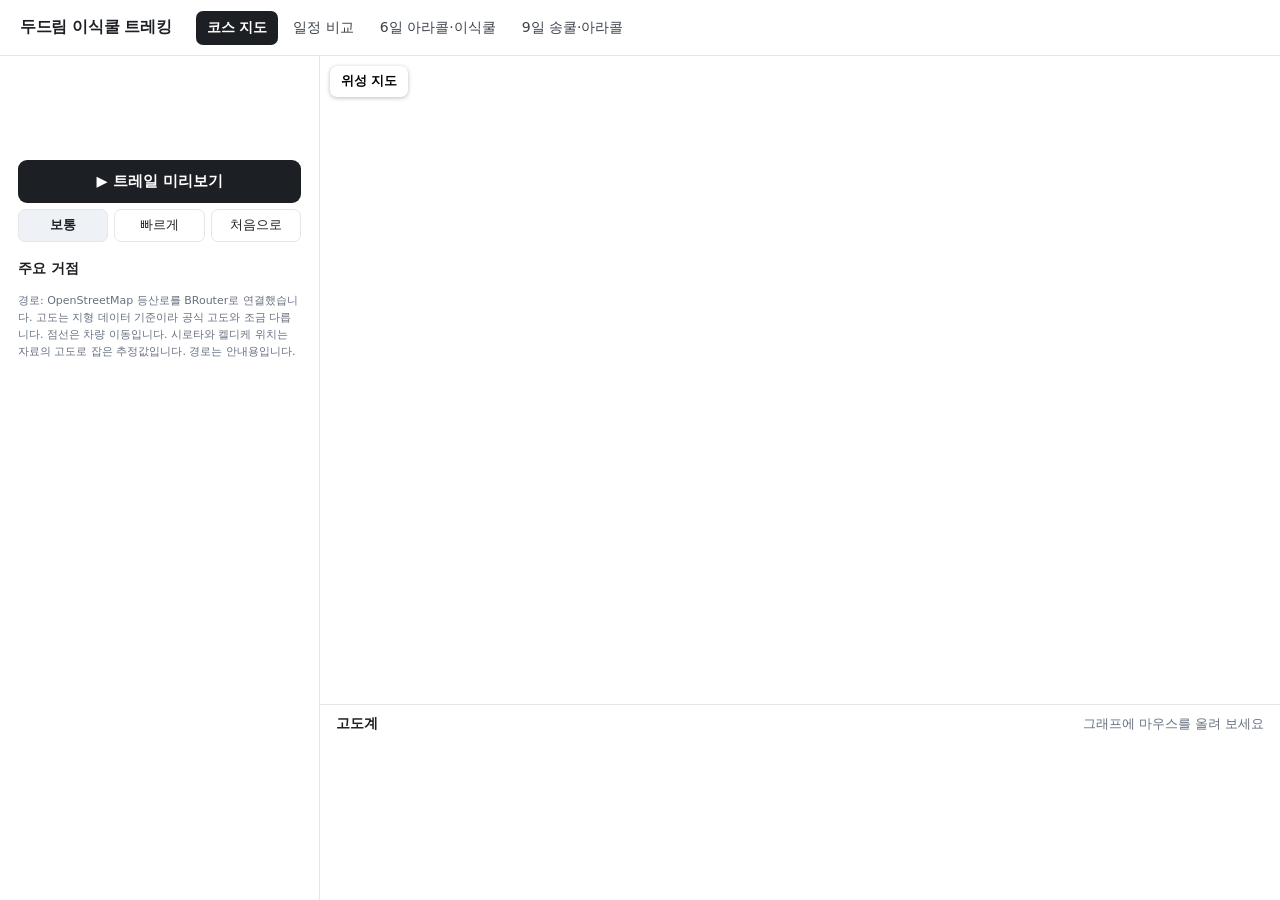
<file: index.html>
<!doctype html>
<html lang="ko">
<head>
<meta charset="utf-8">
<meta name="viewport" content="width=device-width, initial-scale=1">
<title>코스 지도 | 이식쿨 트레킹</title>
<link href="https://api.mapbox.com/mapbox-gl-js/v3.8.0/mapbox-gl.css" rel="stylesheet">
<script src="https://api.mapbox.com/mapbox-gl-js/v3.8.0/mapbox-gl.js"></script>
<link href="site.css?v=1" rel="stylesheet">
<style>
html,body{height:100%}
#app{display:grid;grid-template-columns:320px 1fr;grid-template-rows:1fr 196px;height:calc(100vh - var(--hdr));height:calc(100dvh - var(--hdr))}
#side{grid-row:1/3;border-right:1px solid var(--line);overflow:auto;padding:18px;background:#fff}
#mapbox{position:relative;min-height:0}
#map{position:absolute;inset:0}
#prof{border-top:1px solid var(--line);padding:10px 16px 8px;background:#fff;min-width:0;display:flex;flex-direction:column}
.tabs{display:grid;grid-template-columns:repeat(3,1fr);gap:6px;margin-bottom:14px}
.tabs button{appearance:none;border:1px solid var(--line);background:#fff;border-radius:8px;padding:10px 4px;font:inherit;font-weight:700;font-size:13px;cursor:pointer;color:var(--ink)}
.tabs button[aria-pressed=true]{color:#fff;border-color:transparent}
.tabs button[data-c=w][aria-pressed=true]{background:var(--w)}
.tabs button[data-c=fitz][aria-pressed=true]{background:var(--fitz)}
.tabs button[data-c=inca][aria-pressed=true]{background:var(--inca)}
.csub{font-size:13px;color:var(--sub);margin:0 0 12px;line-height:1.5}
.stats{display:grid;grid-template-columns:1fr 1fr;gap:8px;margin-bottom:8px}
.stat{background:#f5f6f8;border-radius:8px;padding:9px 11px}
.stat span{display:block;font-size:11.5px;color:var(--sub)}
.stat b{font-size:18px;letter-spacing:-.3px}
.cnote{font-size:12px;color:var(--sub);line-height:1.5;margin:0 0 14px}
#play{width:100%;appearance:none;border:0;border-radius:9px;background:var(--ink);color:#fff;font:inherit;font-weight:700;font-size:14.5px;padding:12px;cursor:pointer}
.ctl{display:flex;gap:6px;margin-top:6px}
.ctl button{flex:1;appearance:none;border:1px solid var(--line);background:#fff;border-radius:7px;padding:7px;font:inherit;font-size:12.5px;cursor:pointer;color:var(--ink)}
.ctl button[aria-pressed=true]{background:#eef1f5;font-weight:700}
#side h2{font-size:13.5px;margin:18px 0 6px}
#plist{list-style:none;margin:0;padding:0}
#plist button{all:unset;box-sizing:border-box;display:flex;align-items:center;gap:9px;width:100%;padding:7px 4px;border-bottom:1px solid #f0f1f3;font-size:13.5px;cursor:pointer}
#plist button:hover,#plist button:focus-visible{background:#f5f6f8}
#plist small{margin-left:auto;color:var(--sub);font-size:12px;white-space:nowrap}
.pin{width:12px;height:12px;border-radius:50%;border:2px solid #fff;box-shadow:0 0 0 1.5px #0005;flex:none}
.k-city{background:#1c1f23}.k-stay{background:#2a9d62}.k-pass{background:#c8102e}.k-lake{background:#1aa3c7}.k-peak{background:#5b3fb0}
.src{font-size:11px;color:var(--sub);line-height:1.55;margin-top:14px}
.ptop{display:flex;align-items:baseline;gap:10px;margin-bottom:2px}
.ptop b{font-size:13.5px}
#readout{font-size:12.5px;color:var(--sub);margin-left:auto;font-variant-numeric:tabular-nums}
#chart{flex:1;min-height:0;width:100%;display:block;cursor:crosshair;touch-action:none}
.mk{display:flex;flex-direction:column;align-items:center;cursor:pointer}
.mk .pin{width:15px;height:15px}
.mk .lb{margin-top:2px;background:#fffffff0;border-radius:4px;padding:1px 5px;font-size:12px;font-weight:700;white-space:nowrap;box-shadow:0 1px 2px #0003}
.mk.dim{opacity:.55}
#map.far .mk.sub .lb{display:none}
#map.playing .mk{visibility:hidden}
#cursor{position:absolute;left:0;top:0;width:18px;height:18px;margin:-9px 0 0 -9px;border-radius:50%;background:#ffd21f;border:3px solid #1c1f23;box-shadow:0 0 0 2px #fff;pointer-events:none;z-index:2;display:none;will-change:transform}
#layer{position:absolute;top:10px;left:10px;z-index:2;background:#fff;border:0;border-radius:7px;padding:7px 11px;font:inherit;font-size:12.5px;font-weight:700;box-shadow:0 1px 4px #0004;cursor:pointer}
.mapboxgl-popup-content{font-family:inherit;padding:10px 12px;max-width:240px;font-size:13px;line-height:1.5}
.mapboxgl-popup-content b{display:block;font-size:14px}
#err{display:none;position:absolute;inset:0;z-index:3;align-items:center;justify-content:center;background:#fff;padding:24px;text-align:center;color:var(--sub)}
@media (max-width:820px){
 #app{display:flex;flex-direction:column;height:auto}
 #mapbox{height:56vh;order:1}#prof{height:180px;order:2;flex:none}#side{order:3;border:0;grid-row:auto}
}
</style>
</head>
<body>
<header class="hdr"><a class="logo" href="index.html">두드림 이식쿨 트레킹</a><nav aria-label="주 메뉴"><a href="index.html" aria-current="page">코스 지도</a><a href="compare.html">일정 비교</a><a href="trip-6.html">6일 아라콜·이식쿨</a><a href="trip-9.html">9일 송쿨·아라콜</a></nav></header>
<div id="app">
 <aside id="side">
  <div class="tabs" role="group" aria-label="코스 선택">
   <button data-c="alakul" aria-pressed="true">아라콜 트레킹</button>
  </div>
  <p class="csub" id="csub"></p>
  <div class="stats" id="stats"></div>
  <p class="cnote" id="cnote"></p>
  <button id="play">▶ 트레일 미리보기</button>
  <div class="ctl">
   <button data-s="1" aria-pressed="true">보통</button>
   <button data-s="2" aria-pressed="false">빠르게</button>
   <button id="stop">처음으로</button>
  </div>
  <h2>주요 거점</h2>
  <ul id="plist"></ul>
  <p class="src">경로: OpenStreetMap 등산로를 BRouter로 연결했습니다. 고도는 지형 데이터 기준이라 공식 고도와 조금 다릅니다. 점선은 차량 이동입니다. 시로타와 켈디케 위치는 자료의 고도로 잡은 추정값입니다. 경로는 안내용입니다.</p>
 </aside>
 <div id="mapbox"><div id="map"></div><div id="cursor"></div><button id="layer">위성 지도</button><div id="err"></div></div>
 <section id="prof" aria-label="고도계">
  <div class="ptop"><b>고도계</b><span id="readout">그래프에 마우스를 올려 보세요</span></div>
  <svg id="chart" role="img" aria-label="코스 고도 그래프"></svg>
 </section>
</div>
<script src="config.js"></script>
<script src="data.js"></script>
<script>
const T=window.TREK, COLORS={alakul:'#d9601a'}, EX=1.3;
const $=s=>document.querySelector(s), $$=s=>[...document.querySelectorAll(s)];
let cur='alakul', speed=1, prog=0, playing=false, last=0, satellite=false, cursorKm=null, intro=null;
const STYLES={o:'mapbox://styles/mapbox/outdoors-v12',s:'mapbox://styles/mapbox/satellite-streets-v12'};
const bounds=pts=>pts.reduce((b,p)=>b.extend(p),new mapboxgl.LngLatBounds(pts[0],pts[0]));

mapboxgl.accessToken=window.MAPBOX_TOKEN||'';
const map=new mapboxgl.Map({container:'map',style:STYLES.o,bounds:bounds(T.pois.map(p=>[p.lng,p.lat])),fitBoundsOptions:{padding:50},pitch:45,antialias:true});
map.addControl(new mapboxgl.NavigationControl({visualizePitch:true}),'top-right');
map.addControl(new mapboxgl.ScaleControl({unit:'metric'}),'bottom-left');
map.on('error',e=>{const m=String(e.error&&e.error.message||'');if(/401|403|Forbidden|Unauthorized|access token/i.test(m)){const x=$('#err');x.style.display='flex';x.textContent='지도를 불러오지 못했습니다. 맵박스 토큰의 허용 주소를 확인해 주세요.';}});

function addLayers(){
 if(!map.getSource('dem')) map.addSource('dem',{type:'raster-dem',url:'mapbox://mapbox.mapbox-terrain-dem-v1',tileSize:512,maxzoom:14});
 map.setTerrain({source:'dem',exaggeration:EX});
 map.setFog({range:[1,12],color:'#f5f7fa','horizon-blend':.08});
 map.addSource('jeep',{type:'geojson',data:{type:'FeatureCollection',features:T.jeep.map(c=>({type:'Feature',geometry:{type:'LineString',coordinates:c}}))}});
 map.addLayer({id:'jeep',type:'line',source:'jeep',layout:{'line-cap':'round'},paint:{'line-color':'#59616c','line-width':2.5,'line-dasharray':[1.5,1.8]}});
 for(const [k,c] of Object.entries(T.courses)){
  map.addSource('t-'+k,{type:'geojson',data:{type:'Feature',geometry:{type:'LineString',coordinates:c.track.map(p=>[p[0],p[1]])}}});
  map.addLayer({id:'h-'+k,type:'line',source:'t-'+k,layout:{'line-cap':'round','line-join':'round'},paint:{'line-color':'#fff','line-width':8,'line-opacity':.9}});
  map.addLayer({id:'l-'+k,type:'line',source:'t-'+k,layout:{'line-cap':'round','line-join':'round'},paint:{'line-color':COLORS[k],'line-width':4.5}});
 }
 // 미리보기 중에는 화면 요소(DOM) 대신 지도 안에 그린 거점을 써서 떨리지 않게 한다
 map.addSource('poi',{type:'geojson',data:{type:'FeatureCollection',features:T.pois.map(p=>({type:'Feature',properties:{name:p.name},geometry:{type:'Point',coordinates:[p.lng,p.lat]}}))}});
 map.addLayer({id:'poi-c',type:'circle',source:'poi',layout:{visibility:'none'},paint:{'circle-radius':6,'circle-color':'#fff','circle-stroke-color':'#1c1f23','circle-stroke-width':2.5,'circle-pitch-alignment':'map'}});
 map.addLayer({id:'poi-t',type:'symbol',source:'poi',layout:{visibility:'none','text-field':['get','name'],'text-size':13,'text-offset':[0,1.1],'text-anchor':'top','text-font':['DIN Pro Medium','Arial Unicode MS Regular']},paint:{'text-color':'#1c1f23','text-halo-color':'#fff','text-halo-width':1.6}});
 paintActive();setPoiLayers();
}
map.on('style.load',addLayers);
function setPoiLayers(){for(const l of ['poi-c','poi-t'])if(map.getLayer(l))map.setLayoutProperty(l,'visibility',playing?'visible':'none');$('#map').classList.toggle('playing',playing);}
function paintActive(){
 for(const k of Object.keys(T.courses)) if(map.getLayer('l-'+k)){
  map.setPaintProperty('l-'+k,'line-opacity',k===cur?1:.55);
  map.setPaintProperty('l-'+k,'line-width',k===cur?5:3.5);
 }
}
// 마커
const POIM={};
for(const p of T.pois){
 const el=document.createElement('div');el.className='mk'+(p.sub?' sub':'');
 el.innerHTML=`<span class="pin k-${p.kind}"></span><span class="lb">${p.name}</span>`;
 const pop=new mapboxgl.Popup({offset:18,closeButton:false}).setHTML(`<b>${p.name}</b>${p.ele?`해발 약 ${p.ele.toLocaleString('ko-KR')}m<br>`:''}${p.text}`);
 const m=new mapboxgl.Marker({element:el,anchor:'top'}).setLngLat([p.lng,p.lat]).setPopup(pop).addTo(map);
 const li=document.createElement('li');POIM[p.id]={p,m,el,li};
 li.innerHTML=`<button><span class="pin k-${p.kind}"></span>${p.name}<small>${p.ele?p.ele.toLocaleString('ko-KR')+'m':''}</small></button>`;
 li.firstChild.onclick=()=>{stopPlay();map.flyTo({center:[p.lng,p.lat],zoom:p.kind==='city'?10:13,pitch:50,duration:1400});m.togglePopup();};
 $('#plist').append(li);
}
const zoomLabels=()=>$('#map').classList.toggle('far',map.getZoom()<10.6);map.on('zoom',zoomLabels);zoomLabels();

// 코스 계산
const track=()=>T.courses[cur].track, total=()=>{const t=track();return t[t.length-1][3]};
function at(km){
 const t=track();km=Math.max(0,Math.min(km,total()));
 let lo=0,hi=t.length-1;
 while(hi-lo>1){const m=(lo+hi)>>1;if(t[m][3]<=km)lo=m;else hi=m;}
 const a=t[lo],b=t[hi],f=b[3]>a[3]?(km-a[3])/(b[3]-a[3]):0;
 return [a[0]+(b[0]-a[0])*f,a[1]+(b[1]-a[1])*f,a[2]+(b[2]-a[2])*f];
}
const fmt=n=>Math.round(n).toLocaleString('ko-KR');
function placeCursor(){
 const c=$('#cursor');if(cursorKm==null){c.style.display='none';return;}
 const p=at(cursorKm),q=map.project([p[0],p[1]]);c.style.display='block';
 c.style.transform=`translate3d(${q.x.toFixed(2)}px,${q.y.toFixed(2)}px,0)`;
}
map.on('render',placeCursor);
function showCursor(km){
 cursorKm=km;const p=at(km);placeCursor();
 $('#readout').textContent=`${km.toFixed(1)} km · 해발 ${fmt(p[2])} m`;
 drawCursor(km);
}
// 고도계
const NS='http://www.w3.org/2000/svg';const svg=$('#chart');let X,Y,CW,CH;const PAD={l:44,r:12,t:18,b:18};
function node(n,a,t){const e=document.createElementNS(NS,n);for(const k in a)e.setAttribute(k,a[k]);if(t!=null)e.textContent=t;svg.append(e);return e;}
function drawChart(){
 const r=svg.getBoundingClientRect();CW=r.width;CH=r.height;if(!CW||!CH)return;
 svg.setAttribute('viewBox',`0 0 ${CW} ${CH}`);svg.replaceChildren();
 const c=T.courses[cur],t=c.track,max=total();
 const lo=Math.floor(c.stats.min/500)*500,hi=Math.ceil((c.stats.max+60)/500)*500;
 X=k=>PAD.l+k/max*(CW-PAD.l-PAD.r);Y=e=>PAD.t+(hi-e)/(hi-lo)*(CH-PAD.t-PAD.b);
 for(let e=lo;e<=hi;e+=500){node('line',{x1:PAD.l,x2:CW-PAD.r,y1:Y(e),y2:Y(e),stroke:'#e9ebee'});node('text',{x:PAD.l-6,y:Y(e)+4,'text-anchor':'end','font-size':11,fill:'#667080'},fmt(e));}
 const step=max>40?10:max>12?5:2;for(let k=0;k<=max;k+=step)node('text',{x:X(k),y:CH-4,'text-anchor':'middle','font-size':11,fill:'#667080'},k+' km');
 const d='M'+t.map(p=>`${X(p[3]).toFixed(1)} ${Y(p[2]).toFixed(1)}`).join('L');
 node('path',{d:`${d}L${X(max)} ${CH-PAD.b}L${X(0)} ${CH-PAD.b}Z`,fill:COLORS[cur],'fill-opacity':.16});
 node('path',{d,fill:'none',stroke:COLORS[cur],'stroke-width':2});
 for(const q of c.cuts){const p=at(q.km),x=X(q.km),anc=q.km<max*.08?'start':q.km>max*.92?'end':'middle';
  node('line',{x1:x,x2:x,y1:Y(p[2]),y2:CH-PAD.b,stroke:'#59616c','stroke-dasharray':'2 3'});
  node('circle',{cx:x,cy:Y(p[2]),r:3.5,fill:'#fff',stroke:'#1c1f23','stroke-width':1.5});
  node('text',{x,y:Math.max(11,Y(p[2])-7),'text-anchor':anc,'font-size':11.5,'font-weight':700,fill:'#1c1f23'},q.name);}
 node('line',{id:'cl',x1:0,x2:0,y1:PAD.t,y2:CH-PAD.b,stroke:'#1c1f23',visibility:'hidden'});
 node('circle',{id:'cd',r:5,fill:'#ffd21f',stroke:'#1c1f23','stroke-width':2,visibility:'hidden'});
}
function drawCursor(km){const l=$('#cl'),d=$('#cd');if(!l)return;const p=at(km),x=X(km);
 l.setAttribute('x1',x);l.setAttribute('x2',x);l.setAttribute('visibility','visible');d.setAttribute('cx',x);d.setAttribute('cy',Y(p[2]));d.setAttribute('visibility','visible');}
function kmFrom(ev){const r=svg.getBoundingClientRect();return Math.max(0,Math.min(total(),(ev.clientX-r.left-PAD.l)/(CW-PAD.l-PAD.r)*total()));}
svg.addEventListener('pointermove',e=>{if(playing)return;showCursor(kmFrom(e));});
svg.addEventListener('pointerdown',e=>{const k=kmFrom(e);prog=k/total();showCursor(k);if(!playing){const p=at(k);map.easeTo({center:[p[0],p[1]],duration:500});}});
new ResizeObserver(()=>{drawChart();if(cursorKm!=null)drawCursor(cursorKm);}).observe(svg);

// 코스 선택
function selectCourse(k,fly=true){
 stopPlay();cur=k;prog=0;cursorKm=null;path=null;const c=T.courses[k];
 $$('.tabs button').forEach(b=>b.setAttribute('aria-pressed',b.dataset.c===k));
 $('#csub').textContent=c.sub;$('#cnote').textContent=c.note;
 const s=c.stats;$('#stats').innerHTML=[['걷는 거리',s.km+' km'],['최고 고도',fmt(s.max)+' m'],['오르막',fmt(s.up)+' m'],['내리막',fmt(s.dn)+' m']].map(([a,b])=>`<div class="stat"><span>${a}</span><b>${b}</b></div>`).join('');
 for(const {p,el,li} of Object.values(POIM)){el.classList.toggle('dim',!!p.course&&p.course!==k);li.hidden=p.course?p.course!==k:k==='inca';}
 $('#readout').textContent='그래프에 마우스를 올려 보세요';
 placeCursor();drawChart();paintActive();
 if(fly)fitCourse();
}
function fitCourse(){map.fitBounds(bounds(track().map(p=>[p[0],p[1]])),{padding:{top:70,bottom:60,left:60,right:60},pitch:50,bearing:0,duration:1500});}
$$('.tabs button').forEach(b=>b.onclick=()=>selectCourse(b.dataset.c));

// 트레일 미리보기: 카메라 경로를 먼저 다 계산해 두고 거리로 읽는다
const STEP=.05, PITCH=62, ABOVE=1500, BACK=2.6, secPerKm=()=>total()>40?1.6:3.2;
let path=null;
const RAD=Math.PI/180, smoothArr=(a,w)=>{const o=new Array(a.length),n=a.length;let s=0;const pre=[0];for(const v of a){s+=v;pre.push(s);}for(let i=0;i<n;i++){const l=Math.max(0,i-w),r=Math.min(n,i+w+1);o[i]=(pre[r]-pre[l])/(r-l);}return o;};
function buildPath(){
 const n=Math.ceil(total()/STEP)+1,km=[...Array(n)].map((_,i)=>Math.min(i*STEP,total()));
 const pts=km.map(at),kx=Math.cos(pts[0][1]*RAD);
 const gx=[],gy=[];for(let i=0;i<n;i++){const a=pts[Math.max(0,i-1)],b=pts[Math.min(n-1,i+1)];const dx=(b[0]-a[0])*kx,dy=b[1]-a[1],l=Math.hypot(dx,dy)||1;gx.push(dx/l);gy.push(dy/l);}
 const w=Math.round(1.1/STEP);
 const sx=smoothArr(smoothArr(gx,w),w),sy=smoothArr(smoothArr(gy,w),w);
 const bear=sx.map((x,i)=>Math.atan2(x,sy[i]));
 const backDeg=BACK/111.32;
 const clng=pts.map((p,i)=>p[0]-Math.sin(bear[i])*backDeg/kx),clat=pts.map((p,i)=>p[1]-Math.cos(bear[i])*backDeg);
 const win=Math.round(1.5/STEP),hi=pts.map((_,i)=>{let m=0;for(let j=Math.max(0,i-win);j<=Math.min(n-1,i+win);j++)m=Math.max(m,pts[j][2]);return m*EX+ABOVE;});
 const sw=Math.round(.6/STEP),cx=smoothArr(clng,sw),cy=smoothArr(clat,sw),ca=smoothArr(smoothArr(hi,win),win);
 let bdeg=[],prev=bear[0]/RAD;for(const b of bear){let d=b/RAD;while(d-prev>180)d-=360;while(d-prev<-180)d+=360;bdeg.push(d);prev=d;}
 bdeg=smoothArr(bdeg,sw);
 path={cx,cy,ca,bdeg};
}
function pose(km){
 const f=Math.min(km/STEP,path.cx.length-1.001),i=Math.floor(f),t=f-i,L=a=>a[i]+(a[i+1]-a[i])*t;
 return {lng:L(path.cx),lat:L(path.cy),alt:L(path.ca),bearing:L(path.bdeg),pitch:PITCH};
}
function applyPose(c){
 const o=map.getFreeCameraOptions();
 o.position=mapboxgl.MercatorCoordinate.fromLngLat([c.lng,c.lat],c.alt);
 o.setPitchBearing(c.pitch,c.bearing);
 map.setFreeCameraOptions(o);
}
function setPlay(v){playing=v;$('#play').textContent=v?'❚❚ 일시정지':(prog>0&&prog<1?'▶ 이어서 보기':'▶ 트레일 미리보기');setPoiLayers();}
function stopPlay(){intro=null;setPlay(false);}
function frame(t){
 if(!playing)return;
 const dt=Math.min(100,t-last);last=t;
 if(intro){
  intro.t+=dt/1400;const e=Math.min(1,intro.t),s=e*e*(3-2*e),a=intro.a,b=intro.b;
  let db=b.bearing-a.bearing;while(db>180)db-=360;while(db<-180)db+=360;
  applyPose({lng:a.lng+(b.lng-a.lng)*s,lat:a.lat+(b.lat-a.lat)*s,alt:a.alt+(b.alt-a.alt)*s,bearing:a.bearing+db*s,pitch:a.pitch+(b.pitch-a.pitch)*s});
  if(e>=1)intro=null;
  requestAnimationFrame(frame);return;
 }
 prog+=dt/1000*speed/(secPerKm()*total());
 if(prog>=1){prog=1;showCursor(total());setPlay(false);setTimeout(()=>{prog=0;cursorKm=null;placeCursor();drawChart();$('#readout').textContent='그래프에 마우스를 올려 보세요';fitCourse();$('#play').textContent='▶ 트레일 미리보기';},900);return;}
 const k=prog*total();applyPose(pose(k));showCursor(k);requestAnimationFrame(frame);
}
function startPlay(){
 if(!path)buildPath();
 const k=prog*total(),cam=map.getFreeCameraOptions(),ll=cam.position.toLngLat();
 map.stop();setPlay(true);showCursor(k);
 intro={t:0,a:{lng:ll.lng,lat:ll.lat,alt:cam.position.toAltitude(),bearing:map.getBearing(),pitch:map.getPitch()},b:pose(k)};
 last=performance.now();requestAnimationFrame(frame);
}
$('#play').onclick=()=>playing?stopPlay():startPlay();
$('#stop').onclick=()=>{stopPlay();prog=0;cursorKm=null;placeCursor();$('#readout').textContent='그래프에 마우스를 올려 보세요';drawChart();$('#play').textContent='▶ 트레일 미리보기';fitCourse();};
$$('.ctl button[data-s]').forEach(b=>b.onclick=()=>{speed=+b.dataset.s;$$('.ctl button[data-s]').forEach(x=>x.setAttribute('aria-pressed',x===b));});
for(const ev of ['mousedown','touchstart','wheel'])map.getCanvas().addEventListener(ev,()=>{if(playing)stopPlay();},{passive:true});
$('#layer').onclick=()=>{satellite=!satellite;$('#layer').textContent=satellite?'등산 지도':'위성 지도';map.setStyle(satellite?STYLES.s:STYLES.o);};

const q=new URLSearchParams(location.search).get('course');
selectCourse(T.courses[q]?q:'alakul',false);
if(T.courses[q])map.once('load',fitCourse);
</script>
</body>
</html>
</file>
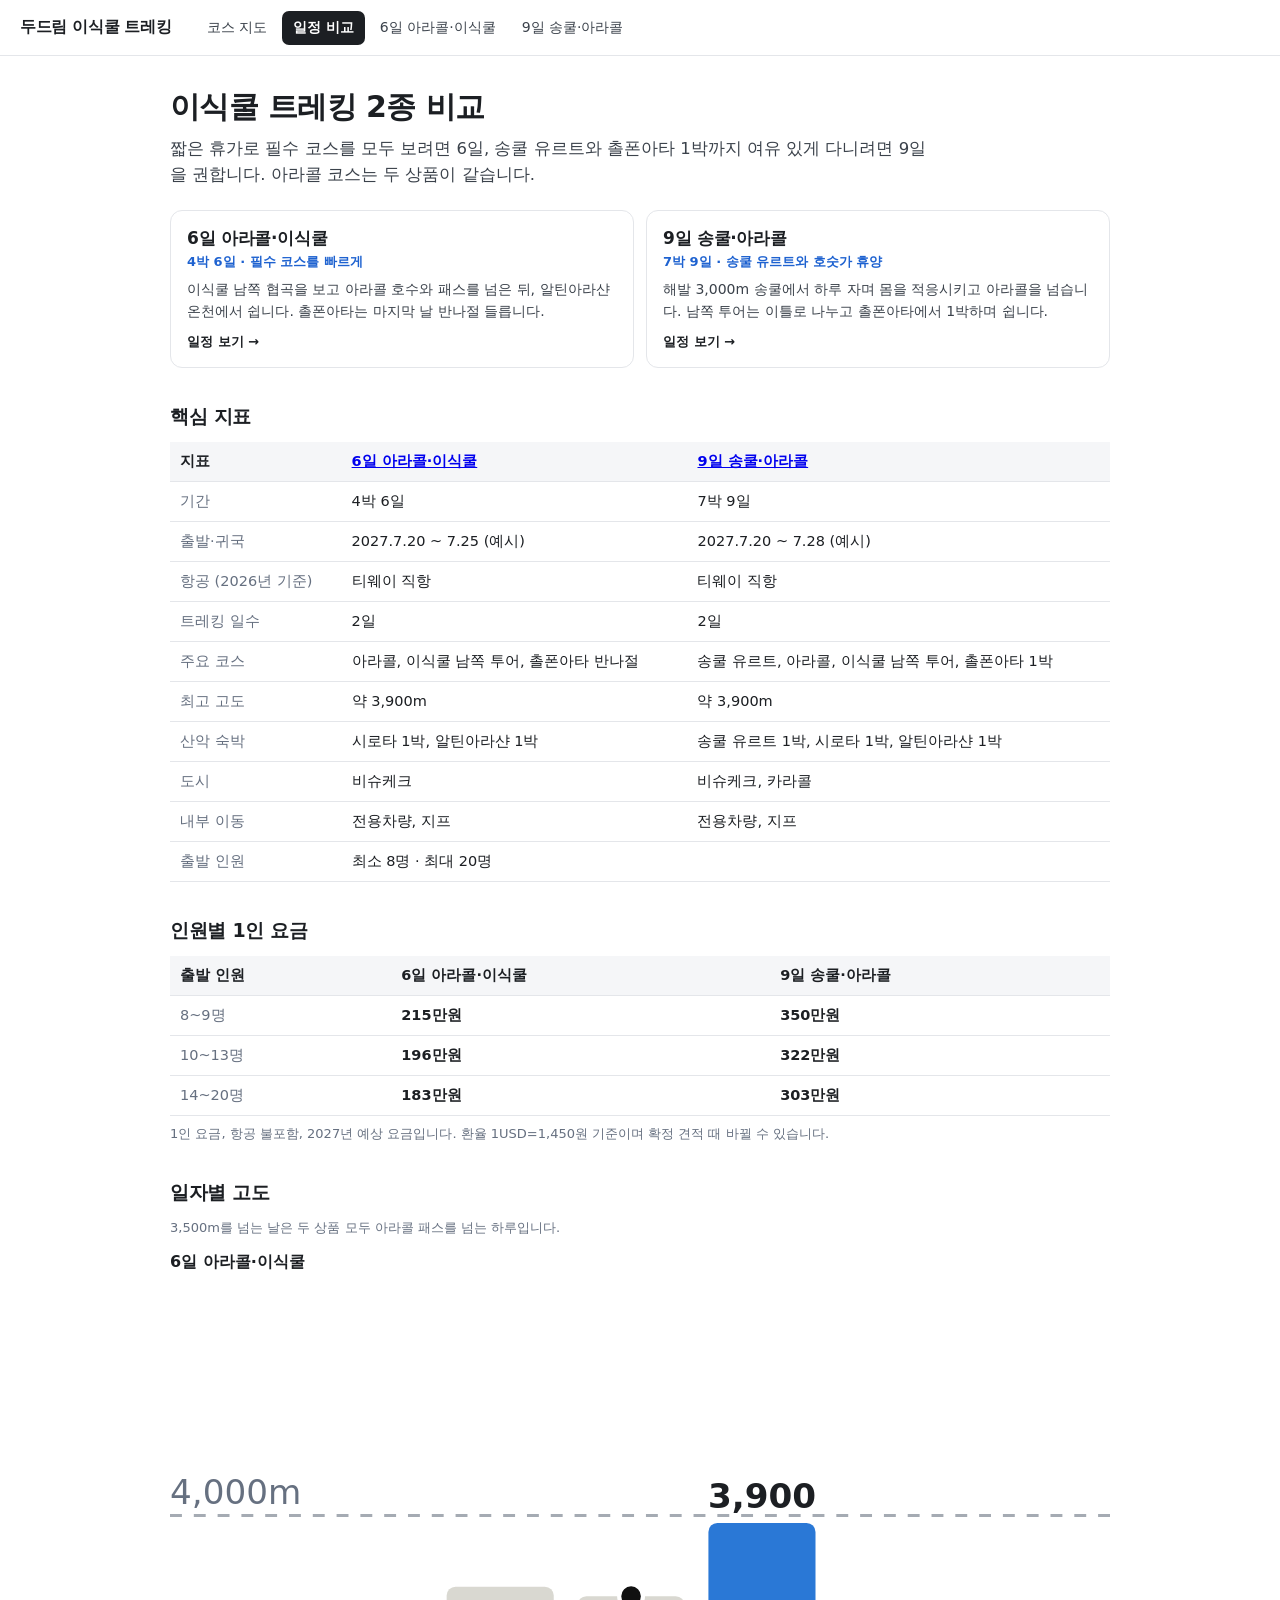
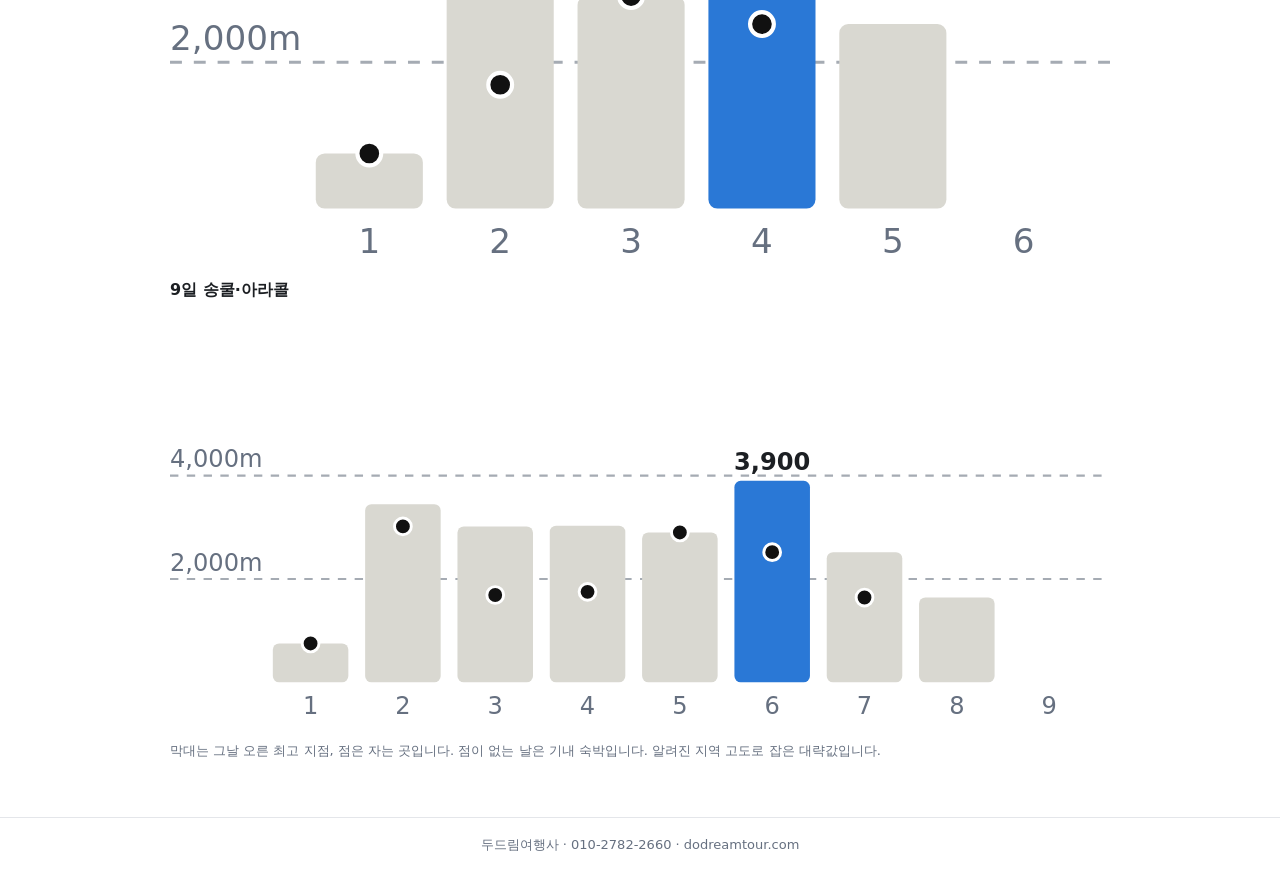
<file: compare.html>
<!doctype html>
<html lang="ko"><head><meta charset="utf-8"><meta name="viewport" content="width=device-width, initial-scale=1">
<title>일정 비교 | 이식쿨 트레킹</title><link href="site.css?v=1" rel="stylesheet"></head>
<body><header class="hdr"><a class="logo" href="index.html">두드림 이식쿨 트레킹</a><nav aria-label="주 메뉴"><a href="index.html">코스 지도</a><a href="compare.html" aria-current="page">일정 비교</a><a href="trip-6.html">6일 아라콜·이식쿨</a><a href="trip-9.html">9일 송쿨·아라콜</a></nav></header>
<main class="wrap">
<h1>이식쿨 트레킹 2종 비교</h1>
<p class="lead">짧은 휴가로 필수 코스를 모두 보려면 6일, 송쿨 유르트와 촐폰아타 1박까지 여유 있게 다니려면 9일을 권합니다. 아라콜 코스는 두 상품이 같습니다.</p>
<div class="cards"><a class="card" href="trip-6.html"><b>6일 아라콜·이식쿨</b><div class="d">4박 6일 · 필수 코스를 빠르게</div><p>이식쿨 남쪽 협곡을 보고 아라콜 호수와 패스를 넘은 뒤, 알틴아라샨 온천에서 쉽니다. 촐폰아타는 마지막 날 반나절 들릅니다.</p><span class="go">일정 보기 →</span></a><a class="card" href="trip-9.html"><b>9일 송쿨·아라콜</b><div class="d">7박 9일 · 송쿨 유르트와 호숫가 휴양</div><p>해발 3,000m 송쿨에서 하루 자며 몸을 적응시키고 아라콜을 넘습니다. 남쪽 투어는 이틀로 나누고 촐폰아타에서 1박하며 쉽니다.</p><span class="go">일정 보기 →</span></a></div>
<h2>핵심 지표</h2>
<div class="scroll"><table class="cmp"><tr><th>지표</th><th><a href="trip-6.html">6일 아라콜·이식쿨</a></th><th><a href="trip-9.html">9일 송쿨·아라콜</a></th></tr><tr><td>기간</td><td>4박 6일</td><td>7박 9일</td></tr><tr><td>출발·귀국</td><td>2027.7.20 ~ 7.25 (예시)</td><td>2027.7.20 ~ 7.28 (예시)</td></tr><tr><td>항공 (2026년 기준)</td><td>티웨이 직항</td><td>티웨이 직항</td></tr><tr><td>트레킹 일수</td><td>2일</td><td>2일</td></tr><tr><td>주요 코스</td><td>아라콜, 이식쿨 남쪽 투어, 촐폰아타 반나절</td><td>송쿨 유르트, 아라콜, 이식쿨 남쪽 투어, 촐폰아타 1박</td></tr><tr><td>최고 고도</td><td>약 3,900m</td><td>약 3,900m</td></tr><tr><td>산악 숙박</td><td>시로타 1박, 알틴아라샨 1박</td><td>송쿨 유르트 1박, 시로타 1박, 알틴아라샨 1박</td></tr><tr><td>도시</td><td>비슈케크</td><td>비슈케크, 카라콜</td></tr><tr><td>내부 이동</td><td>전용차량, 지프</td><td>전용차량, 지프</td></tr>
<tr><td>출발 인원</td><td colspan="2">최소 8명 · 최대 20명</td></tr></table></div>
<h2>인원별 1인 요금</h2>
<div class="scroll"><table class="cmp"><tr><th>출발 인원</th><th>6일 아라콜·이식쿨</th><th>9일 송쿨·아라콜</th></tr><tr><td>8~9명</td><td><b>215만원</b></td><td><b>350만원</b></td></tr><tr><td>10~13명</td><td><b>196만원</b></td><td><b>322만원</b></td></tr><tr><td>14~20명</td><td><b>183만원</b></td><td><b>303만원</b></td></tr></table></div>
<p class="cap">1인 요금, 항공 불포함, 2027년 예상 요금입니다. 환율 1USD=1,450원 기준이며 확정 견적 때 바뀔 수 있습니다.</p>
<h2>일자별 고도</h2>
<p class="cap" style="margin:0 0 14px">3,500m를 넘는 날은 두 상품 모두 아라콜 패스를 넘는 하루입니다.</p>
<p class="fig">6일 아라콜·이식쿨</p><div class="scroll"><svg class="alt" viewBox="0 0 316 200" style="min-width:316px" role="img" aria-label="6일 아라콜·이식쿨 일자별 고도"><line x1="0" x2="316" y1="126.8" y2="126.8" stroke="#a5abb3" stroke-dasharray="4 4"/><text x="0" y="122.8">2,000m</text><line x1="0" x2="316" y1="77.5" y2="77.5" stroke="#a5abb3" stroke-dasharray="4 4"/><text x="0" y="73.5">4,000m</text><rect x="49" y="157.5" width="36" height="18.5" rx="3" fill="#d9d8d1"><title>1일차 750m</title></rect><circle cx="67.0" cy="157.5" r="4" fill="#111" stroke="#fff" stroke-width="1.4"><title>자는 곳 750m</title></circle><text x="67.0" y="191" text-anchor="middle">1</text><rect x="93" y="101.4" width="36" height="74.6" rx="3" fill="#d9d8d1"><title>2일차 3,030m</title></rect><circle cx="111.0" cy="134.4" r="4" fill="#111" stroke="#fff" stroke-width="1.4"><title>자는 곳 1,690m</title></circle><text x="111.0" y="191" text-anchor="middle">2</text><rect x="137" y="104.6" width="36" height="71.4" rx="3" fill="#d9d8d1"><title>3일차 2,900m</title></rect><circle cx="155.0" cy="104.6" r="4" fill="#111" stroke="#fff" stroke-width="1.4"><title>자는 곳 2,900m</title></circle><text x="155.0" y="191" text-anchor="middle">3</text><rect x="181" y="80.0" width="36" height="96.0" rx="3" fill="#2a78d6"><title>4일차 3,900m</title></rect><text x="199.0" y="75.0" text-anchor="middle" class="v">3,900</text><circle cx="199.0" cy="114.0" r="4" fill="#111" stroke="#fff" stroke-width="1.4"><title>자는 곳 2,520m</title></circle><text x="199.0" y="191" text-anchor="middle">4</text><rect x="225" y="114.0" width="36" height="62.0" rx="3" fill="#d9d8d1"><title>5일차 2,520m</title></rect><text x="243.0" y="191" text-anchor="middle">5</text><text x="287.0" y="191" text-anchor="middle">6</text></svg></div><p class="fig">9일 송쿨·아라콜</p><div class="scroll"><svg class="alt" viewBox="0 0 448 200" style="min-width:448px" role="img" aria-label="9일 송쿨·아라콜 일자별 고도"><line x1="0" x2="448" y1="126.8" y2="126.8" stroke="#a5abb3" stroke-dasharray="4 4"/><text x="0" y="122.8">2,000m</text><line x1="0" x2="448" y1="77.5" y2="77.5" stroke="#a5abb3" stroke-dasharray="4 4"/><text x="0" y="73.5">4,000m</text><rect x="49" y="157.5" width="36" height="18.5" rx="3" fill="#d9d8d1"><title>1일차 750m</title></rect><circle cx="67.0" cy="157.5" r="4" fill="#111" stroke="#fff" stroke-width="1.4"><title>자는 곳 750m</title></circle><text x="67.0" y="191" text-anchor="middle">1</text><rect x="93" y="91.1" width="36" height="84.9" rx="3" fill="#d9d8d1"><title>2일차 3,450m</title></rect><circle cx="111.0" cy="101.7" r="4" fill="#111" stroke="#fff" stroke-width="1.4"><title>자는 곳 3,020m</title></circle><text x="111.0" y="191" text-anchor="middle">2</text><rect x="137" y="101.7" width="36" height="74.3" rx="3" fill="#d9d8d1"><title>3일차 3,020m</title></rect><circle cx="155.0" cy="134.4" r="4" fill="#111" stroke="#fff" stroke-width="1.4"><title>자는 곳 1,690m</title></circle><text x="155.0" y="191" text-anchor="middle">3</text><rect x="181" y="101.4" width="36" height="74.6" rx="3" fill="#d9d8d1"><title>4일차 3,030m</title></rect><circle cx="199.0" cy="132.9" r="4" fill="#111" stroke="#fff" stroke-width="1.4"><title>자는 곳 1,750m</title></circle><text x="199.0" y="191" text-anchor="middle">4</text><rect x="225" y="104.6" width="36" height="71.4" rx="3" fill="#d9d8d1"><title>5일차 2,900m</title></rect><circle cx="243.0" cy="104.6" r="4" fill="#111" stroke="#fff" stroke-width="1.4"><title>자는 곳 2,900m</title></circle><text x="243.0" y="191" text-anchor="middle">5</text><rect x="269" y="80.0" width="36" height="96.0" rx="3" fill="#2a78d6"><title>6일차 3,900m</title></rect><text x="287.0" y="75.0" text-anchor="middle" class="v">3,900</text><circle cx="287.0" cy="114.0" r="4" fill="#111" stroke="#fff" stroke-width="1.4"><title>자는 곳 2,520m</title></circle><text x="287.0" y="191" text-anchor="middle">6</text><rect x="313" y="114.0" width="36" height="62.0" rx="3" fill="#d9d8d1"><title>7일차 2,520m</title></rect><circle cx="331.0" cy="135.6" r="4" fill="#111" stroke="#fff" stroke-width="1.4"><title>자는 곳 1,640m</title></circle><text x="331.0" y="191" text-anchor="middle">7</text><rect x="357" y="135.6" width="36" height="40.4" rx="3" fill="#d9d8d1"><title>8일차 1,640m</title></rect><text x="375.0" y="191" text-anchor="middle">8</text><text x="419.0" y="191" text-anchor="middle">9</text></svg></div>
<p class="cap">막대는 그날 오른 최고 지점, 점은 자는 곳입니다. 점이 없는 날은 기내 숙박입니다. 알려진 지역 고도로 잡은 대략값입니다.</p></main>
<footer class="ft">두드림여행사 · 010-2782-2660 · dodreamtour.com</footer></body></html>
</file>
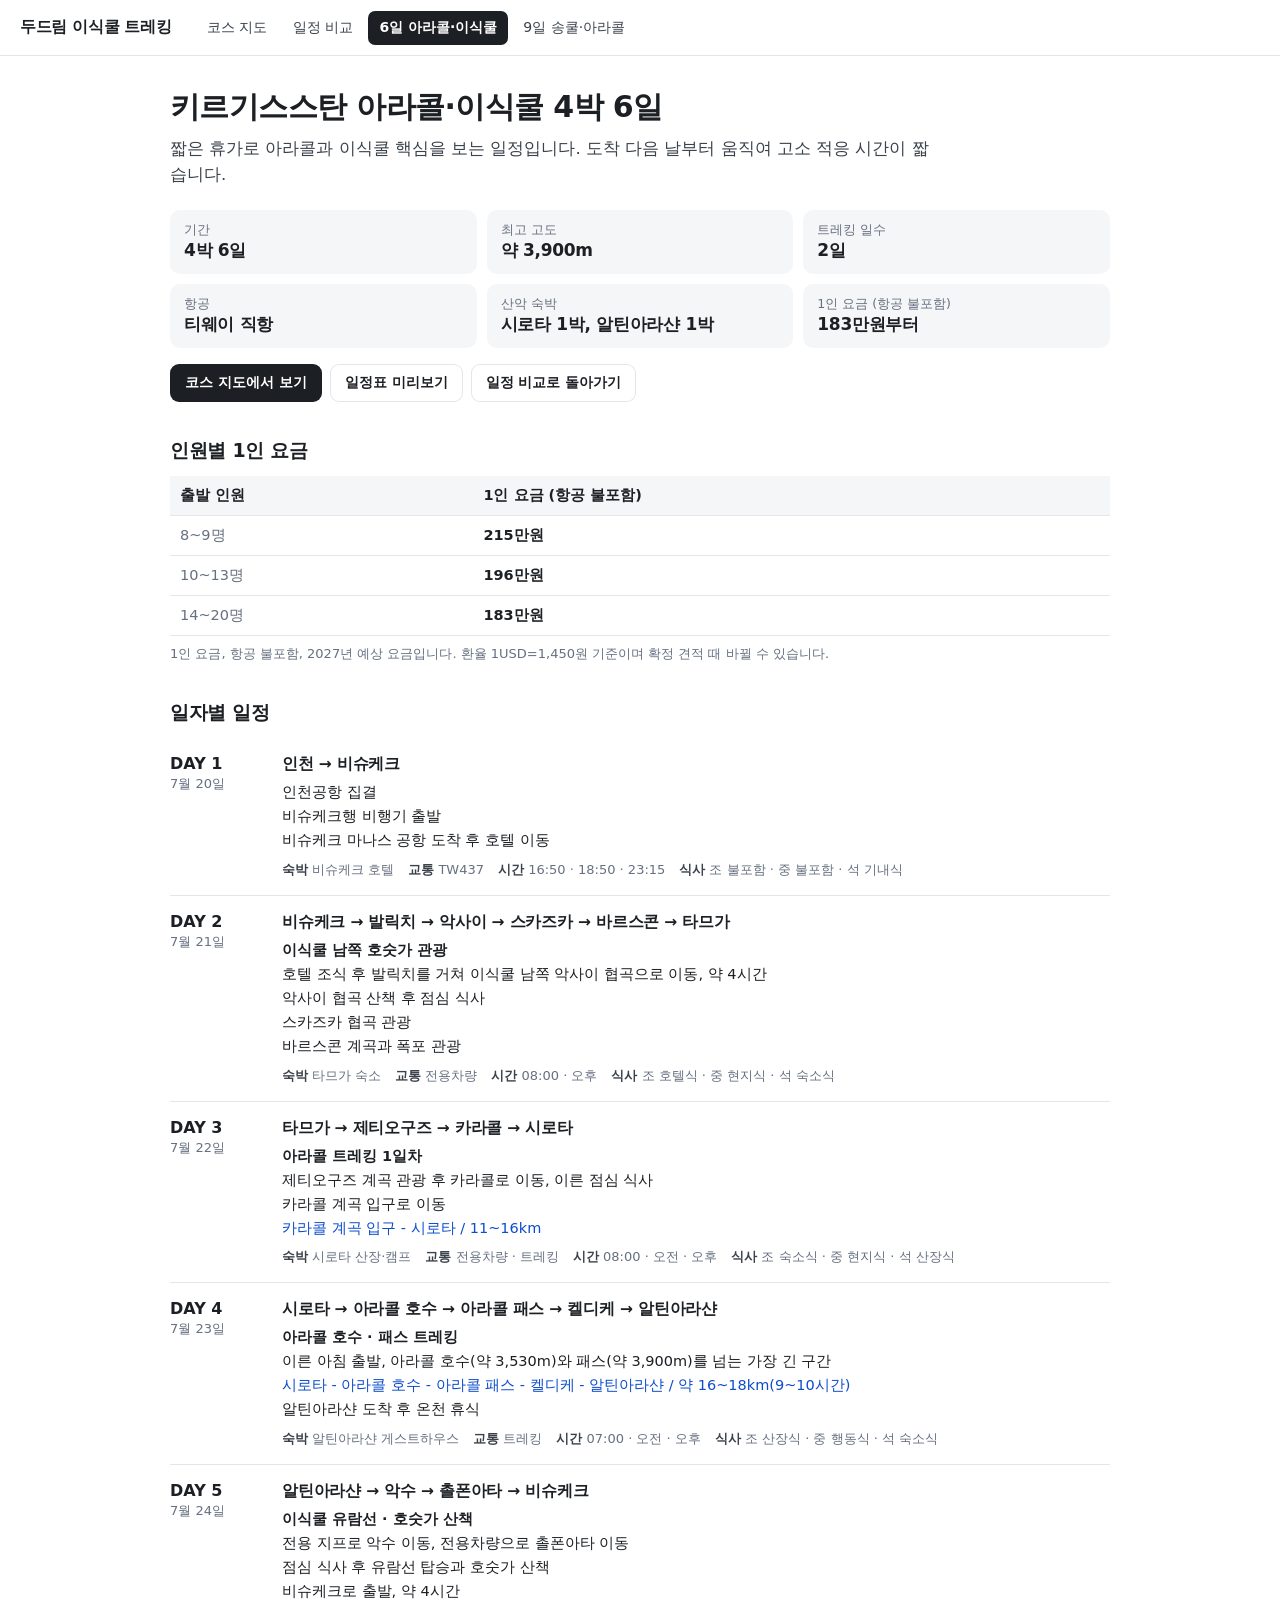
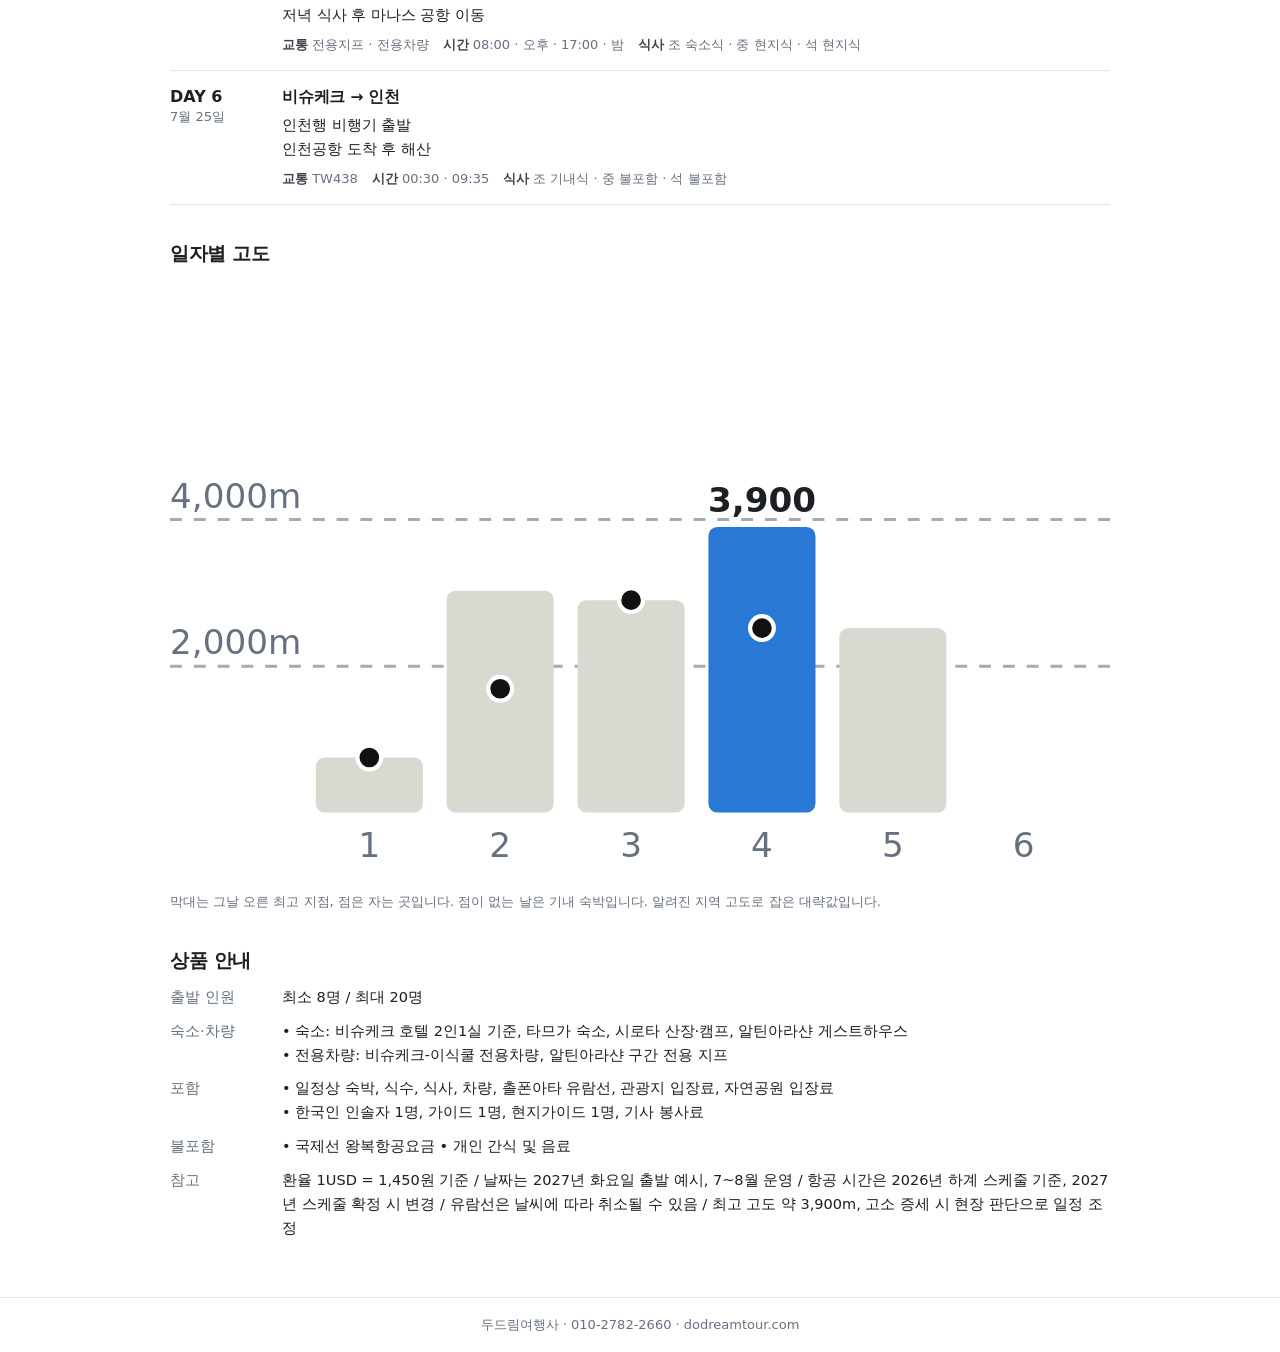
<file: trip-6.html>
<!doctype html>
<html lang="ko"><head><meta charset="utf-8"><meta name="viewport" content="width=device-width, initial-scale=1">
<title>6일 아라콜·이식쿨 | 이식쿨 트레킹</title><link href="site.css?v=1" rel="stylesheet"></head>
<body><header class="hdr"><a class="logo" href="index.html">두드림 이식쿨 트레킹</a><nav aria-label="주 메뉴"><a href="index.html">코스 지도</a><a href="compare.html">일정 비교</a><a href="trip-6.html" aria-current="page">6일 아라콜·이식쿨</a><a href="trip-9.html">9일 송쿨·아라콜</a></nav></header>
<main class="wrap">
<h1>키르기스스탄 아라콜·이식쿨 4박 6일</h1>
<p class="lead">짧은 휴가로 아라콜과 이식쿨 핵심을 보는 일정입니다. 도착 다음 날부터 움직여 고소 적응 시간이 짧습니다.</p>
<div class="facts"><div class="fact"><span>기간</span><b>4박 6일</b></div><div class="fact"><span>최고 고도</span><b>약 3,900m</b></div><div class="fact"><span>트레킹 일수</span><b>2일</b></div><div class="fact"><span>항공</span><b>티웨이 직항</b></div><div class="fact"><span>산악 숙박</span><b>시로타 1박, 알틴아라샨 1박</b></div><div class="fact"><span>1인 요금 (항공 불포함)</span><b>183만원부터</b></div></div>
<div class="acts"><a class="btn" href="index.html?course=alakul">코스 지도에서 보기</a><button class="btn sec" id="open-sheet" type="button">일정표 미리보기</button><a class="btn sec" href="compare.html">일정 비교로 돌아가기</a></div>
<dialog class="sheet" id="sheet" aria-labelledby="sheet-title">
<div class="sheet-top"><b id="sheet-title">키르기스스탄 아라콜·이식쿨 4박 6일 일정표</b>
<a class="btn" href="files/trip-6.pdf" download="키르기스스탄_아라콜·이식쿨_4박_6일_일정표.pdf">PDF 다운로드</a>
<button class="sheet-x" id="close-sheet" type="button" aria-label="닫기">×</button></div>
<div class="sheet-body"><img src="files/trip-6-p1.png" alt="키르기스스탄 아라콜·이식쿨 4박 6일 일정표 1쪽" loading="lazy"><img src="files/trip-6-p2.png" alt="키르기스스탄 아라콜·이식쿨 4박 6일 일정표 2쪽" loading="lazy"></div></dialog>
<script>
const dlg=document.getElementById('sheet');
document.getElementById('open-sheet').onclick=()=>dlg.showModal();
document.getElementById('close-sheet').onclick=()=>dlg.close();
dlg.addEventListener('click',e=>{if(e.target===dlg)dlg.close();});
</script>
<h2>인원별 1인 요금</h2>
<div class="scroll"><table class="cmp"><tr><th>출발 인원</th><th>1인 요금 (항공 불포함)</th></tr><tr><td>8~9명</td><td><b>215만원</b></td></tr><tr><td>10~13명</td><td><b>196만원</b></td></tr><tr><td>14~20명</td><td><b>183만원</b></td></tr></table></div>
<p class="cap">1인 요금, 항공 불포함, 2027년 예상 요금입니다. 환율 1USD=1,450원 기준이며 확정 견적 때 바뀔 수 있습니다.</p>
<h2>일자별 일정</h2>
<article class="day"><div><div class="no">DAY 1</div><div class="dt">7월 20일</div></div><div><div class="route">인천 → 비슈케크</div><ul><li>인천공항 집결</li><li>비슈케크행 비행기 출발</li><li>비슈케크 마나스 공항 도착 후 호텔 이동</li></ul><div class="meta"><span><b>숙박</b> 비슈케크 호텔</span><span><b>교통</b> TW437</span><span><b>시간</b> 16:50 · 18:50 · 23:15</span><span><b>식사</b> 조 불포함 · 중 불포함 · 석 기내식</span></div></div></article><article class="day"><div><div class="no">DAY 2</div><div class="dt">7월 21일</div></div><div><div class="route">비슈케크 → 발릭치 → 악사이 → 스카즈카 → 바르스콘 → 타므가</div><ul><li class="t">이식쿨 남쪽 호숫가 관광</li><li>호텔 조식 후 발릭치를 거쳐 이식쿨 남쪽 악사이 협곡으로 이동, 약 4시간</li><li>악사이 협곡 산책 후 점심 식사</li><li>스카즈카 협곡 관광</li><li>바르스콘 계곡과 폭포 관광</li></ul><div class="meta"><span><b>숙박</b> 타므가 숙소</span><span><b>교통</b> 전용차량</span><span><b>시간</b> 08:00 · 오후</span><span><b>식사</b> 조 호텔식 · 중 현지식 · 석 숙소식</span></div></div></article><article class="day"><div><div class="no">DAY 3</div><div class="dt">7월 22일</div></div><div><div class="route">타므가 → 제티오구즈 → 카라콜 → 시로타</div><ul><li class="t">아라콜 트레킹 1일차</li><li>제티오구즈 계곡 관광 후 카라콜로 이동, 이른 점심 식사</li><li>카라콜 계곡 입구로 이동</li><li class="r">카라콜 계곡 입구 - 시로타 / 11~16km</li></ul><div class="meta"><span><b>숙박</b> 시로타 산장·캠프</span><span><b>교통</b> 전용차량 · 트레킹</span><span><b>시간</b> 08:00 · 오전 · 오후</span><span><b>식사</b> 조 숙소식 · 중 현지식 · 석 산장식</span></div></div></article><article class="day"><div><div class="no">DAY 4</div><div class="dt">7월 23일</div></div><div><div class="route">시로타 → 아라콜 호수 → 아라콜 패스 → 켈디케 → 알틴아라샨</div><ul><li class="t">아라콜 호수 · 패스 트레킹</li><li>이른 아침 출발, 아라콜 호수(약 3,530m)와 패스(약 3,900m)를 넘는 가장 긴 구간</li><li class="r">시로타 - 아라콜 호수 - 아라콜 패스 - 켈디케 - 알틴아라샨 / 약 16~18km(9~10시간)</li><li>알틴아라샨 도착 후 온천 휴식</li></ul><div class="meta"><span><b>숙박</b> 알틴아라샨 게스트하우스</span><span><b>교통</b> 트레킹</span><span><b>시간</b> 07:00 · 오전 · 오후</span><span><b>식사</b> 조 산장식 · 중 행동식 · 석 숙소식</span></div></div></article><article class="day"><div><div class="no">DAY 5</div><div class="dt">7월 24일</div></div><div><div class="route">알틴아라샨 → 악수 → 촐폰아타 → 비슈케크</div><ul><li class="t">이식쿨 유람선 · 호숫가 산책</li><li>전용 지프로 악수 이동, 전용차량으로 촐폰아타 이동</li><li>점심 식사 후 유람선 탑승과 호숫가 산책</li><li>비슈케크로 출발, 약 4시간</li><li>저녁 식사 후 마나스 공항 이동</li></ul><div class="meta"><span><b>교통</b> 전용지프 · 전용차량</span><span><b>시간</b> 08:00 · 오후 · 17:00 · 밤</span><span><b>식사</b> 조 숙소식 · 중 현지식 · 석 현지식</span></div></div></article><article class="day"><div><div class="no">DAY 6</div><div class="dt">7월 25일</div></div><div><div class="route">비슈케크 → 인천</div><ul><li>인천행 비행기 출발</li><li>인천공항 도착 후 해산</li></ul><div class="meta"><span><b>교통</b> TW438</span><span><b>시간</b> 00:30 · 09:35</span><span><b>식사</b> 조 기내식 · 중 불포함 · 석 불포함</span></div></div></article>
<h2>일자별 고도</h2>
<div class="scroll"><svg class="alt" viewBox="0 0 316 200" style="min-width:316px" role="img" aria-label="6일 아라콜·이식쿨 일자별 고도"><line x1="0" x2="316" y1="126.8" y2="126.8" stroke="#a5abb3" stroke-dasharray="4 4"/><text x="0" y="122.8">2,000m</text><line x1="0" x2="316" y1="77.5" y2="77.5" stroke="#a5abb3" stroke-dasharray="4 4"/><text x="0" y="73.5">4,000m</text><rect x="49" y="157.5" width="36" height="18.5" rx="3" fill="#d9d8d1"><title>1일차 750m</title></rect><circle cx="67.0" cy="157.5" r="4" fill="#111" stroke="#fff" stroke-width="1.4"><title>자는 곳 750m</title></circle><text x="67.0" y="191" text-anchor="middle">1</text><rect x="93" y="101.4" width="36" height="74.6" rx="3" fill="#d9d8d1"><title>2일차 3,030m</title></rect><circle cx="111.0" cy="134.4" r="4" fill="#111" stroke="#fff" stroke-width="1.4"><title>자는 곳 1,690m</title></circle><text x="111.0" y="191" text-anchor="middle">2</text><rect x="137" y="104.6" width="36" height="71.4" rx="3" fill="#d9d8d1"><title>3일차 2,900m</title></rect><circle cx="155.0" cy="104.6" r="4" fill="#111" stroke="#fff" stroke-width="1.4"><title>자는 곳 2,900m</title></circle><text x="155.0" y="191" text-anchor="middle">3</text><rect x="181" y="80.0" width="36" height="96.0" rx="3" fill="#2a78d6"><title>4일차 3,900m</title></rect><text x="199.0" y="75.0" text-anchor="middle" class="v">3,900</text><circle cx="199.0" cy="114.0" r="4" fill="#111" stroke="#fff" stroke-width="1.4"><title>자는 곳 2,520m</title></circle><text x="199.0" y="191" text-anchor="middle">4</text><rect x="225" y="114.0" width="36" height="62.0" rx="3" fill="#d9d8d1"><title>5일차 2,520m</title></rect><text x="243.0" y="191" text-anchor="middle">5</text><text x="287.0" y="191" text-anchor="middle">6</text></svg></div>
<p class="cap">막대는 그날 오른 최고 지점, 점은 자는 곳입니다. 점이 없는 날은 기내 숙박입니다. 알려진 지역 고도로 잡은 대략값입니다.</p>
<h2>상품 안내</h2>
<dl class="info"><dt>출발 인원</dt><dd>최소 8명 / 최대 20명</dd><dt>숙소·차량</dt><dd>• 숙소: 비슈케크 호텔 2인1실 기준, 타므가 숙소, 시로타 산장·캠프, 알틴아라샨 게스트하우스
• 전용차량: 비슈케크-이식쿨 전용차량, 알틴아라샨 구간 전용 지프</dd><dt>포함</dt><dd>• 일정상 숙박, 식수, 식사, 차량, 촐폰아타 유람선, 관광지 입장료, 자연공원 입장료
• 한국인 인솔자 1명, 가이드 1명, 현지가이드 1명, 기사 봉사료</dd><dt>불포함</dt><dd>• 국제선 왕복항공요금  • 개인 간식 및 음료</dd><dt>참고</dt><dd>환율 1USD = 1,450원 기준 / 날짜는 2027년 화요일 출발 예시, 7~8월 운영 / 항공 시간은 2026년 하계 스케줄 기준, 2027년 스케줄 확정 시 변경 / 유람선은 날씨에 따라 취소될 수 있음 / 최고 고도 약 3,900m, 고소 증세 시 현장 판단으로 일정 조정</dd></dl></main>
<footer class="ft">두드림여행사 · 010-2782-2660 · dodreamtour.com</footer></body></html>
</file>
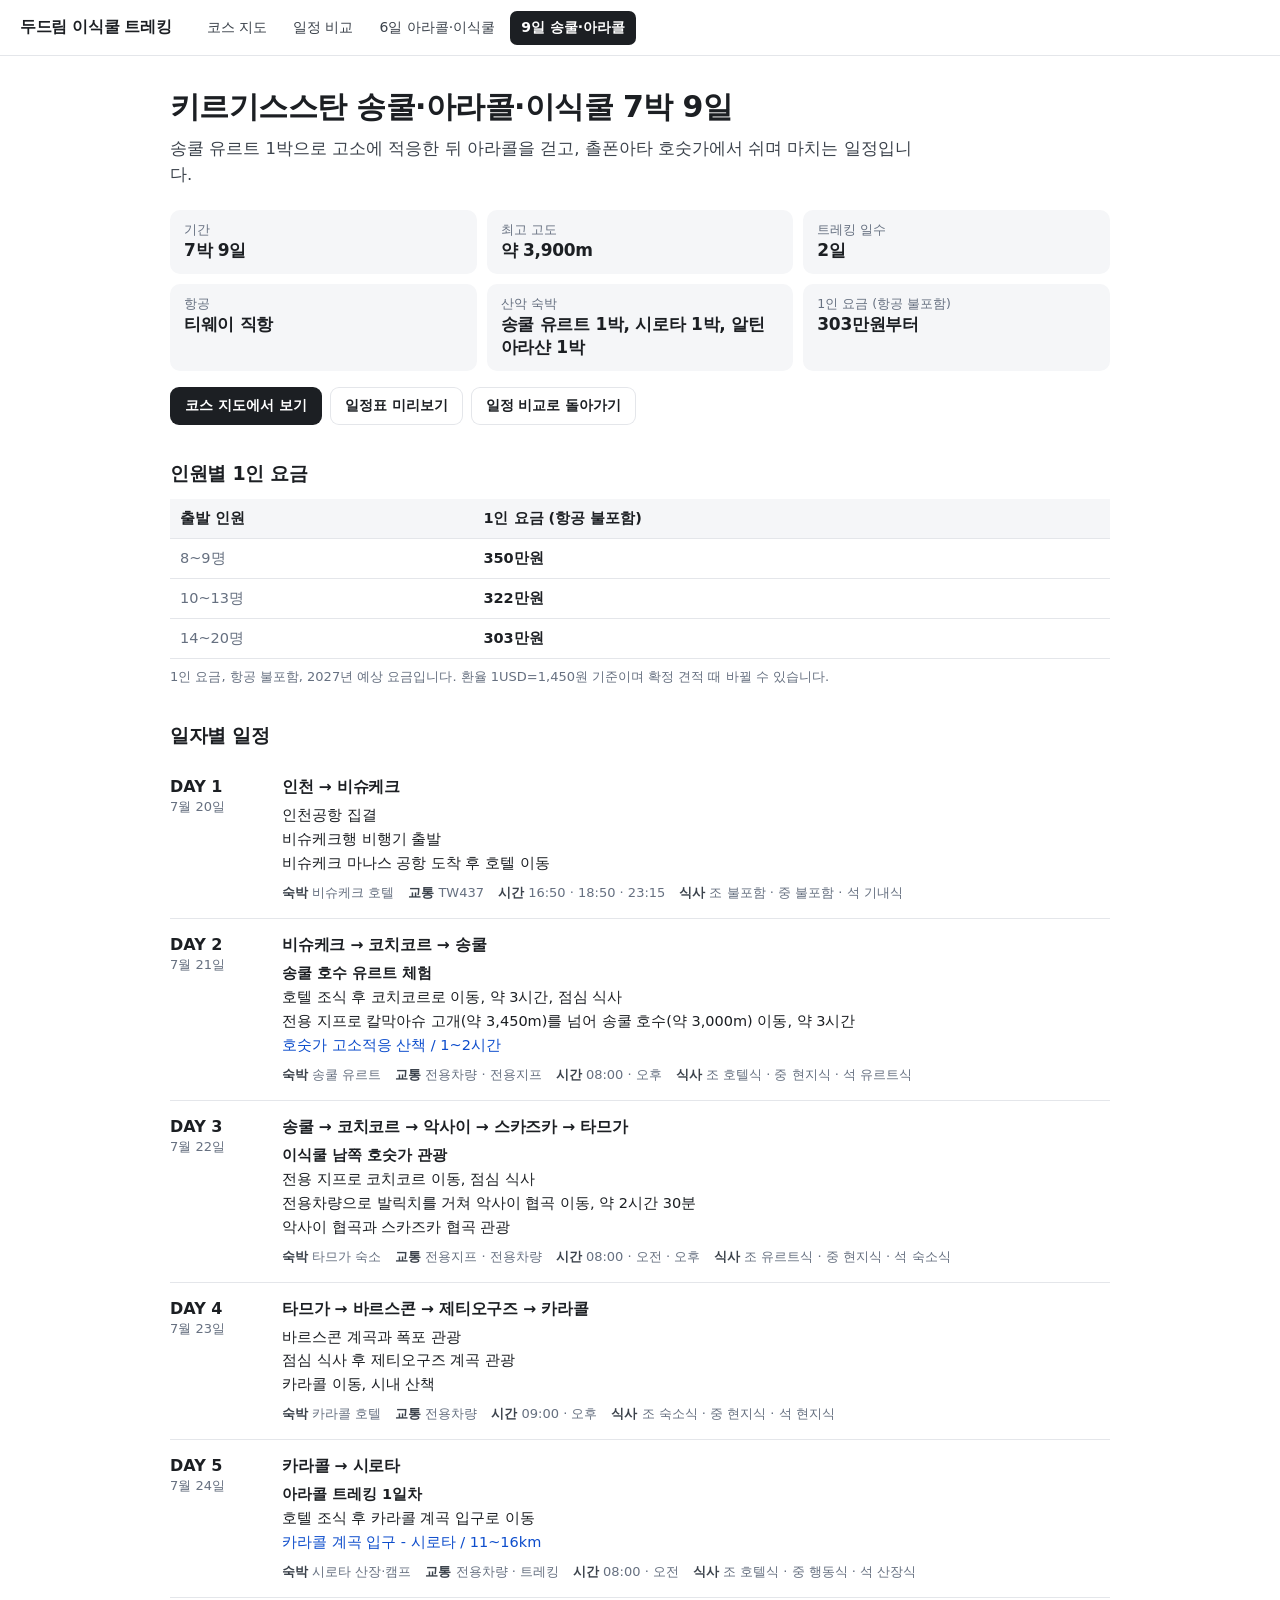
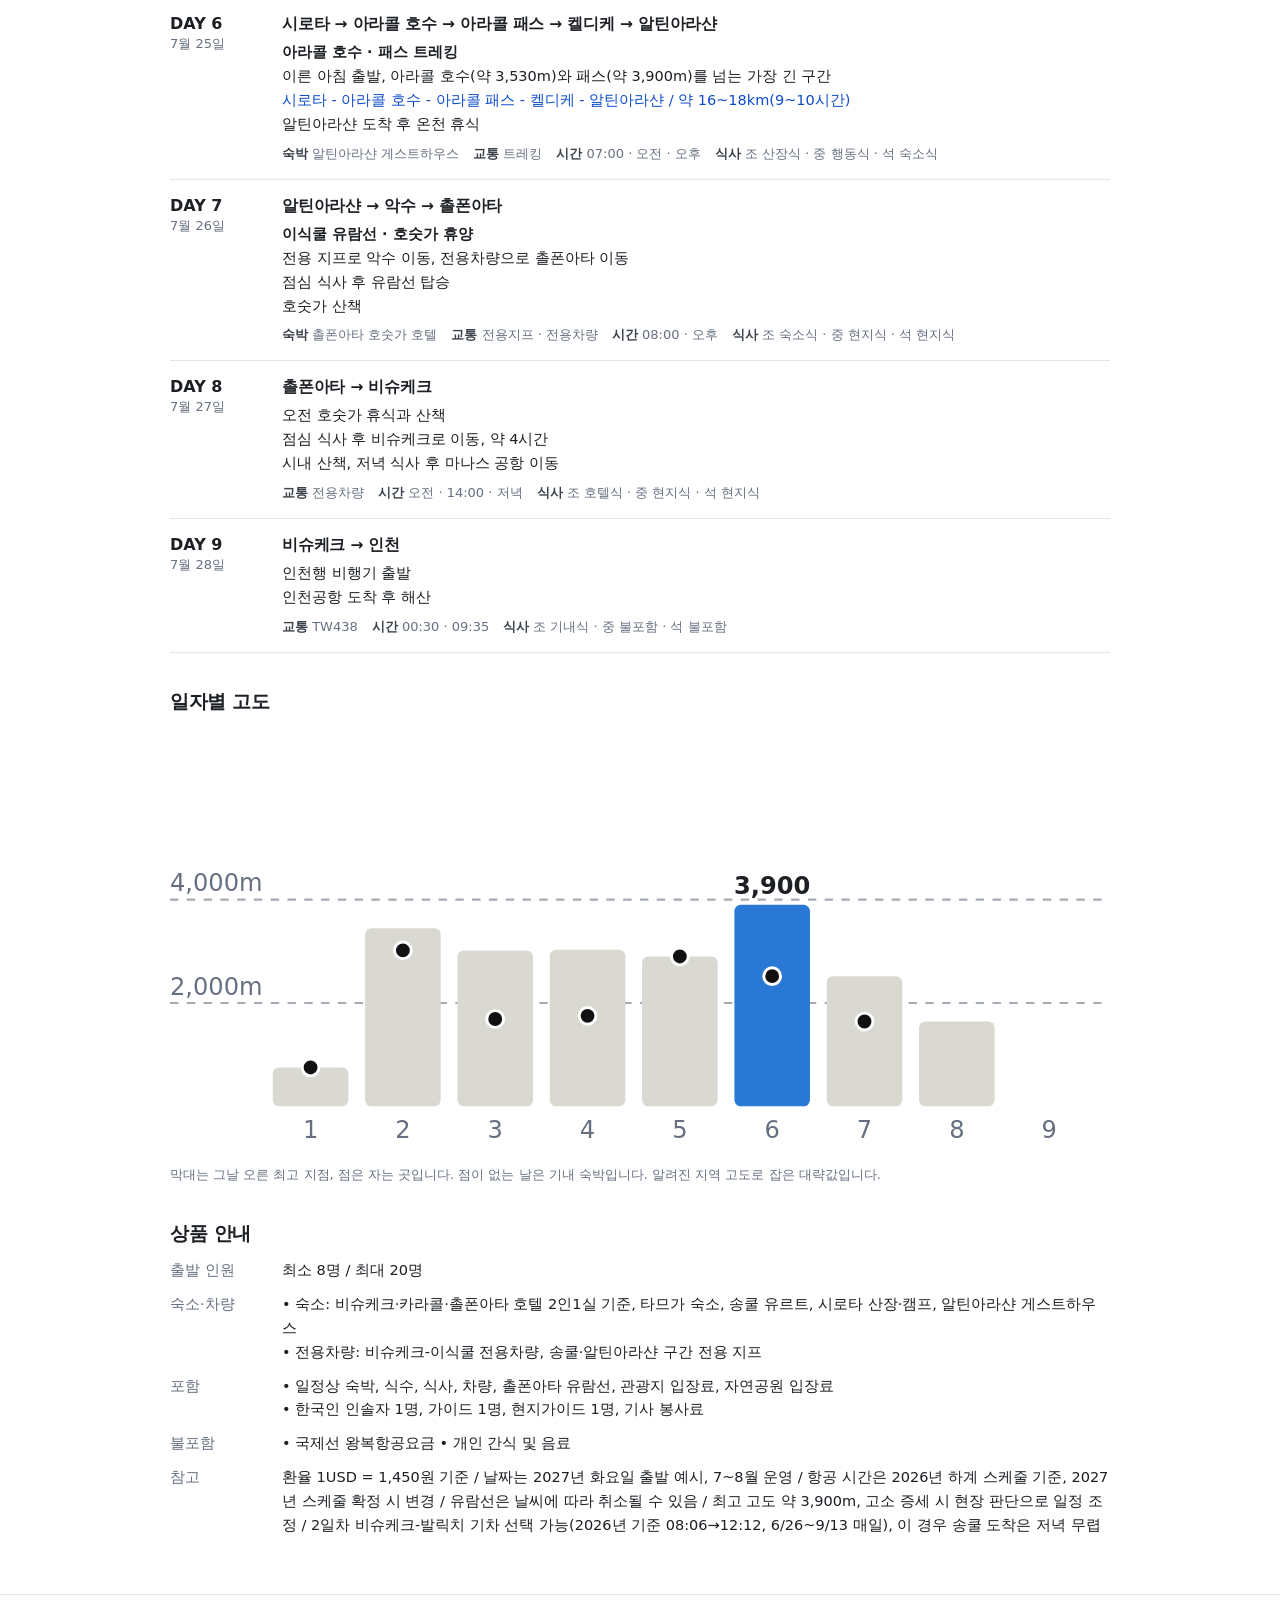
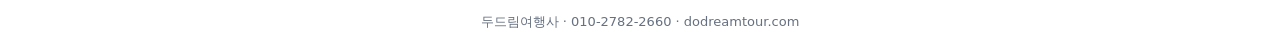
<file: trip-9.html>
<!doctype html>
<html lang="ko"><head><meta charset="utf-8"><meta name="viewport" content="width=device-width, initial-scale=1">
<title>9일 송쿨·아라콜 | 이식쿨 트레킹</title><link href="site.css?v=1" rel="stylesheet"></head>
<body><header class="hdr"><a class="logo" href="index.html">두드림 이식쿨 트레킹</a><nav aria-label="주 메뉴"><a href="index.html">코스 지도</a><a href="compare.html">일정 비교</a><a href="trip-6.html">6일 아라콜·이식쿨</a><a href="trip-9.html" aria-current="page">9일 송쿨·아라콜</a></nav></header>
<main class="wrap">
<h1>키르기스스탄 송쿨·아라콜·이식쿨 7박 9일</h1>
<p class="lead">송쿨 유르트 1박으로 고소에 적응한 뒤 아라콜을 걷고, 촐폰아타 호숫가에서 쉬며 마치는 일정입니다.</p>
<div class="facts"><div class="fact"><span>기간</span><b>7박 9일</b></div><div class="fact"><span>최고 고도</span><b>약 3,900m</b></div><div class="fact"><span>트레킹 일수</span><b>2일</b></div><div class="fact"><span>항공</span><b>티웨이 직항</b></div><div class="fact"><span>산악 숙박</span><b>송쿨 유르트 1박, 시로타 1박, 알틴아라샨 1박</b></div><div class="fact"><span>1인 요금 (항공 불포함)</span><b>303만원부터</b></div></div>
<div class="acts"><a class="btn" href="index.html?course=alakul">코스 지도에서 보기</a><button class="btn sec" id="open-sheet" type="button">일정표 미리보기</button><a class="btn sec" href="compare.html">일정 비교로 돌아가기</a></div>
<dialog class="sheet" id="sheet" aria-labelledby="sheet-title">
<div class="sheet-top"><b id="sheet-title">키르기스스탄 송쿨·아라콜·이식쿨 7박 9일 일정표</b>
<a class="btn" href="files/trip-9.pdf" download="키르기스스탄_송쿨·아라콜·이식쿨_7박_9일_일정표.pdf">PDF 다운로드</a>
<button class="sheet-x" id="close-sheet" type="button" aria-label="닫기">×</button></div>
<div class="sheet-body"><img src="files/trip-9-p1.png" alt="키르기스스탄 송쿨·아라콜·이식쿨 7박 9일 일정표 1쪽" loading="lazy"><img src="files/trip-9-p2.png" alt="키르기스스탄 송쿨·아라콜·이식쿨 7박 9일 일정표 2쪽" loading="lazy"></div></dialog>
<script>
const dlg=document.getElementById('sheet');
document.getElementById('open-sheet').onclick=()=>dlg.showModal();
document.getElementById('close-sheet').onclick=()=>dlg.close();
dlg.addEventListener('click',e=>{if(e.target===dlg)dlg.close();});
</script>
<h2>인원별 1인 요금</h2>
<div class="scroll"><table class="cmp"><tr><th>출발 인원</th><th>1인 요금 (항공 불포함)</th></tr><tr><td>8~9명</td><td><b>350만원</b></td></tr><tr><td>10~13명</td><td><b>322만원</b></td></tr><tr><td>14~20명</td><td><b>303만원</b></td></tr></table></div>
<p class="cap">1인 요금, 항공 불포함, 2027년 예상 요금입니다. 환율 1USD=1,450원 기준이며 확정 견적 때 바뀔 수 있습니다.</p>
<h2>일자별 일정</h2>
<article class="day"><div><div class="no">DAY 1</div><div class="dt">7월 20일</div></div><div><div class="route">인천 → 비슈케크</div><ul><li>인천공항 집결</li><li>비슈케크행 비행기 출발</li><li>비슈케크 마나스 공항 도착 후 호텔 이동</li></ul><div class="meta"><span><b>숙박</b> 비슈케크 호텔</span><span><b>교통</b> TW437</span><span><b>시간</b> 16:50 · 18:50 · 23:15</span><span><b>식사</b> 조 불포함 · 중 불포함 · 석 기내식</span></div></div></article><article class="day"><div><div class="no">DAY 2</div><div class="dt">7월 21일</div></div><div><div class="route">비슈케크 → 코치코르 → 송쿨</div><ul><li class="t">송쿨 호수 유르트 체험</li><li>호텔 조식 후 코치코르로 이동, 약 3시간, 점심 식사</li><li>전용 지프로 칼막아슈 고개(약 3,450m)를 넘어 송쿨 호수(약 3,000m) 이동, 약 3시간</li><li class="r">호숫가 고소적응 산책 / 1~2시간</li></ul><div class="meta"><span><b>숙박</b> 송쿨 유르트</span><span><b>교통</b> 전용차량 · 전용지프</span><span><b>시간</b> 08:00 · 오후</span><span><b>식사</b> 조 호텔식 · 중 현지식 · 석 유르트식</span></div></div></article><article class="day"><div><div class="no">DAY 3</div><div class="dt">7월 22일</div></div><div><div class="route">송쿨 → 코치코르 → 악사이 → 스카즈카 → 타므가</div><ul><li class="t">이식쿨 남쪽 호숫가 관광</li><li>전용 지프로 코치코르 이동, 점심 식사</li><li>전용차량으로 발릭치를 거쳐 악사이 협곡 이동, 약 2시간 30분</li><li>악사이 협곡과 스카즈카 협곡 관광</li></ul><div class="meta"><span><b>숙박</b> 타므가 숙소</span><span><b>교통</b> 전용지프 · 전용차량</span><span><b>시간</b> 08:00 · 오전 · 오후</span><span><b>식사</b> 조 유르트식 · 중 현지식 · 석 숙소식</span></div></div></article><article class="day"><div><div class="no">DAY 4</div><div class="dt">7월 23일</div></div><div><div class="route">타므가 → 바르스콘 → 제티오구즈 → 카라콜</div><ul><li>바르스콘 계곡과 폭포 관광</li><li>점심 식사 후 제티오구즈 계곡 관광</li><li>카라콜 이동, 시내 산책</li></ul><div class="meta"><span><b>숙박</b> 카라콜 호텔</span><span><b>교통</b> 전용차량</span><span><b>시간</b> 09:00 · 오후</span><span><b>식사</b> 조 숙소식 · 중 현지식 · 석 현지식</span></div></div></article><article class="day"><div><div class="no">DAY 5</div><div class="dt">7월 24일</div></div><div><div class="route">카라콜 → 시로타</div><ul><li class="t">아라콜 트레킹 1일차</li><li>호텔 조식 후 카라콜 계곡 입구로 이동</li><li class="r">카라콜 계곡 입구 - 시로타 / 11~16km</li></ul><div class="meta"><span><b>숙박</b> 시로타 산장·캠프</span><span><b>교통</b> 전용차량 · 트레킹</span><span><b>시간</b> 08:00 · 오전</span><span><b>식사</b> 조 호텔식 · 중 행동식 · 석 산장식</span></div></div></article><article class="day"><div><div class="no">DAY 6</div><div class="dt">7월 25일</div></div><div><div class="route">시로타 → 아라콜 호수 → 아라콜 패스 → 켈디케 → 알틴아라샨</div><ul><li class="t">아라콜 호수 · 패스 트레킹</li><li>이른 아침 출발, 아라콜 호수(약 3,530m)와 패스(약 3,900m)를 넘는 가장 긴 구간</li><li class="r">시로타 - 아라콜 호수 - 아라콜 패스 - 켈디케 - 알틴아라샨 / 약 16~18km(9~10시간)</li><li>알틴아라샨 도착 후 온천 휴식</li></ul><div class="meta"><span><b>숙박</b> 알틴아라샨 게스트하우스</span><span><b>교통</b> 트레킹</span><span><b>시간</b> 07:00 · 오전 · 오후</span><span><b>식사</b> 조 산장식 · 중 행동식 · 석 숙소식</span></div></div></article><article class="day"><div><div class="no">DAY 7</div><div class="dt">7월 26일</div></div><div><div class="route">알틴아라샨 → 악수 → 촐폰아타</div><ul><li class="t">이식쿨 유람선 · 호숫가 휴양</li><li>전용 지프로 악수 이동, 전용차량으로 촐폰아타 이동</li><li>점심 식사 후 유람선 탑승</li><li>호숫가 산책</li></ul><div class="meta"><span><b>숙박</b> 촐폰아타 호숫가 호텔</span><span><b>교통</b> 전용지프 · 전용차량</span><span><b>시간</b> 08:00 · 오후</span><span><b>식사</b> 조 숙소식 · 중 현지식 · 석 현지식</span></div></div></article><article class="day"><div><div class="no">DAY 8</div><div class="dt">7월 27일</div></div><div><div class="route">촐폰아타 → 비슈케크</div><ul><li>오전 호숫가 휴식과 산책</li><li>점심 식사 후 비슈케크로 이동, 약 4시간</li><li>시내 산책, 저녁 식사 후 마나스 공항 이동</li></ul><div class="meta"><span><b>교통</b> 전용차량</span><span><b>시간</b> 오전 · 14:00 · 저녁</span><span><b>식사</b> 조 호텔식 · 중 현지식 · 석 현지식</span></div></div></article><article class="day"><div><div class="no">DAY 9</div><div class="dt">7월 28일</div></div><div><div class="route">비슈케크 → 인천</div><ul><li>인천행 비행기 출발</li><li>인천공항 도착 후 해산</li></ul><div class="meta"><span><b>교통</b> TW438</span><span><b>시간</b> 00:30 · 09:35</span><span><b>식사</b> 조 기내식 · 중 불포함 · 석 불포함</span></div></div></article>
<h2>일자별 고도</h2>
<div class="scroll"><svg class="alt" viewBox="0 0 448 200" style="min-width:448px" role="img" aria-label="9일 송쿨·아라콜 일자별 고도"><line x1="0" x2="448" y1="126.8" y2="126.8" stroke="#a5abb3" stroke-dasharray="4 4"/><text x="0" y="122.8">2,000m</text><line x1="0" x2="448" y1="77.5" y2="77.5" stroke="#a5abb3" stroke-dasharray="4 4"/><text x="0" y="73.5">4,000m</text><rect x="49" y="157.5" width="36" height="18.5" rx="3" fill="#d9d8d1"><title>1일차 750m</title></rect><circle cx="67.0" cy="157.5" r="4" fill="#111" stroke="#fff" stroke-width="1.4"><title>자는 곳 750m</title></circle><text x="67.0" y="191" text-anchor="middle">1</text><rect x="93" y="91.1" width="36" height="84.9" rx="3" fill="#d9d8d1"><title>2일차 3,450m</title></rect><circle cx="111.0" cy="101.7" r="4" fill="#111" stroke="#fff" stroke-width="1.4"><title>자는 곳 3,020m</title></circle><text x="111.0" y="191" text-anchor="middle">2</text><rect x="137" y="101.7" width="36" height="74.3" rx="3" fill="#d9d8d1"><title>3일차 3,020m</title></rect><circle cx="155.0" cy="134.4" r="4" fill="#111" stroke="#fff" stroke-width="1.4"><title>자는 곳 1,690m</title></circle><text x="155.0" y="191" text-anchor="middle">3</text><rect x="181" y="101.4" width="36" height="74.6" rx="3" fill="#d9d8d1"><title>4일차 3,030m</title></rect><circle cx="199.0" cy="132.9" r="4" fill="#111" stroke="#fff" stroke-width="1.4"><title>자는 곳 1,750m</title></circle><text x="199.0" y="191" text-anchor="middle">4</text><rect x="225" y="104.6" width="36" height="71.4" rx="3" fill="#d9d8d1"><title>5일차 2,900m</title></rect><circle cx="243.0" cy="104.6" r="4" fill="#111" stroke="#fff" stroke-width="1.4"><title>자는 곳 2,900m</title></circle><text x="243.0" y="191" text-anchor="middle">5</text><rect x="269" y="80.0" width="36" height="96.0" rx="3" fill="#2a78d6"><title>6일차 3,900m</title></rect><text x="287.0" y="75.0" text-anchor="middle" class="v">3,900</text><circle cx="287.0" cy="114.0" r="4" fill="#111" stroke="#fff" stroke-width="1.4"><title>자는 곳 2,520m</title></circle><text x="287.0" y="191" text-anchor="middle">6</text><rect x="313" y="114.0" width="36" height="62.0" rx="3" fill="#d9d8d1"><title>7일차 2,520m</title></rect><circle cx="331.0" cy="135.6" r="4" fill="#111" stroke="#fff" stroke-width="1.4"><title>자는 곳 1,640m</title></circle><text x="331.0" y="191" text-anchor="middle">7</text><rect x="357" y="135.6" width="36" height="40.4" rx="3" fill="#d9d8d1"><title>8일차 1,640m</title></rect><text x="375.0" y="191" text-anchor="middle">8</text><text x="419.0" y="191" text-anchor="middle">9</text></svg></div>
<p class="cap">막대는 그날 오른 최고 지점, 점은 자는 곳입니다. 점이 없는 날은 기내 숙박입니다. 알려진 지역 고도로 잡은 대략값입니다.</p>
<h2>상품 안내</h2>
<dl class="info"><dt>출발 인원</dt><dd>최소 8명 / 최대 20명</dd><dt>숙소·차량</dt><dd>• 숙소: 비슈케크·카라콜·촐폰아타 호텔 2인1실 기준, 타므가 숙소, 송쿨 유르트, 시로타 산장·캠프, 알틴아라샨 게스트하우스
• 전용차량: 비슈케크-이식쿨 전용차량, 송쿨·알틴아라샨 구간 전용 지프</dd><dt>포함</dt><dd>• 일정상 숙박, 식수, 식사, 차량, 촐폰아타 유람선, 관광지 입장료, 자연공원 입장료
• 한국인 인솔자 1명, 가이드 1명, 현지가이드 1명, 기사 봉사료</dd><dt>불포함</dt><dd>• 국제선 왕복항공요금  • 개인 간식 및 음료</dd><dt>참고</dt><dd>환율 1USD = 1,450원 기준 / 날짜는 2027년 화요일 출발 예시, 7~8월 운영 / 항공 시간은 2026년 하계 스케줄 기준, 2027년 스케줄 확정 시 변경 / 유람선은 날씨에 따라 취소될 수 있음 / 최고 고도 약 3,900m, 고소 증세 시 현장 판단으로 일정 조정 / 2일차 비슈케크-발릭치 기차 선택 가능(2026년 기준 08:06→12:12, 6/26~9/13 매일), 이 경우 송쿨 도착은 저녁 무렵</dd></dl></main>
<footer class="ft">두드림여행사 · 010-2782-2660 · dodreamtour.com</footer></body></html>
</file>
<file: site.css>
:root{--ink:#1c1f23;--sub:#667080;--line:#e4e6ea;--bg:#fff;--w:#d9601a;--fitz:#1e62d0;--inca:#2a8a5a;--jeep:#59616c;--hdr:56px}
*{box-sizing:border-box}
html,body{margin:0;font-family:"Apple SD Gothic Neo","Noto Sans KR",system-ui,sans-serif;color:var(--ink);background:var(--bg)}
.hdr{position:sticky;top:0;z-index:10;height:var(--hdr);display:flex;align-items:center;gap:24px;padding:0 20px;background:#fff;border-bottom:1px solid var(--line)}
.logo{font-weight:800;font-size:15.5px;color:var(--ink);text-decoration:none;white-space:nowrap;letter-spacing:-.3px}
.hdr nav{display:flex;gap:4px;overflow-x:auto;scrollbar-width:none}
.hdr nav a{padding:8px 11px;border-radius:7px;font-size:14px;color:#3b424b;text-decoration:none;white-space:nowrap}
.hdr nav a:hover{background:#f2f4f6}
.hdr nav a[aria-current=page]{background:var(--ink);color:#fff;font-weight:700}
.wrap{max-width:980px;margin:0 auto;padding:32px 20px 56px}
.wrap h1{font-size:30px;line-height:1.25;letter-spacing:-.6px;margin:0}
.lead{font-size:16.5px;line-height:1.6;color:#3b424b;margin:10px 0 0;max-width:760px}
.wrap h2{font-size:19px;letter-spacing:-.3px;margin:36px 0 12px}
.cards{display:grid;grid-template-columns:repeat(2,1fr);gap:12px;margin-top:22px}
.card{display:block;border:1px solid var(--line);border-radius:12px;padding:16px;color:inherit;text-decoration:none}
a.card:hover{border-color:var(--ink)}
.card b{font-size:17px;letter-spacing:-.3px}.card .d{color:var(--fitz);font-weight:700;font-size:13px;margin:3px 0 8px}
.card p{margin:0;font-size:14px;line-height:1.55;color:#3b424b}.card .go{display:block;margin-top:10px;font-size:13px;font-weight:700}
table.cmp{border-collapse:collapse;width:100%;font-size:14.5px}
.cmp th,.cmp td{border-bottom:1px solid var(--line);padding:10px;text-align:left;vertical-align:top}
.cmp th{background:#f5f6f8;font-weight:700}.cmp td:first-child{color:var(--sub);white-space:nowrap}
.scroll{overflow-x:auto}
.cap{font-size:13px;color:var(--sub);line-height:1.55;margin:8px 0 0}
.fig{font-size:16px;font-weight:700;margin:0 0 2px}
.alt{width:100%;display:block;margin-top:10px}.alt text{font-size:11.5px;fill:#667080}.alt .h{font-size:12.5px;font-weight:700;fill:#1c1f23}.alt .v{font-weight:700;fill:#1c1f23}
.facts{display:grid;grid-template-columns:repeat(3,1fr);gap:10px;margin-top:22px}
.fact{background:#f5f6f8;border-radius:10px;padding:12px 14px}.fact span{display:block;font-size:12.5px;color:var(--sub)}.fact b{font-size:17px;letter-spacing:-.3px}
.acts{display:flex;gap:8px;flex-wrap:wrap;margin-top:16px}
.btn{display:inline-block;padding:10px 15px;border-radius:9px;background:var(--ink);color:#fff;text-decoration:none;font-weight:700;font-size:14px}
.btn.sec{background:#fff;color:var(--ink);box-shadow:inset 0 0 0 1px var(--line)}
button.btn{border:0;font-family:inherit;cursor:pointer}
.sheet{width:min(860px,calc(100vw - 32px));height:calc(100dvh - 40px);max-height:none;padding:0;border:0;border-radius:12px;overflow:hidden}
.sheet[open]{display:flex;flex-direction:column}
.sheet::backdrop{background:#0009}
.sheet-top{display:flex;align-items:center;gap:8px;padding:10px 12px;border-bottom:1px solid var(--line);background:#fff}
.sheet-top b{flex:1;font-size:15px;letter-spacing:-.2px;min-width:0;overflow:hidden;text-overflow:ellipsis;white-space:nowrap}
.sheet-top .btn{flex:none;padding:7px 11px;font-size:12.5px;white-space:nowrap}
.sheet-x{appearance:none;border:0;background:#f2f4f6;border-radius:8px;width:36px;height:36px;font-size:22px;line-height:1;cursor:pointer;color:var(--ink);flex:none}
.sheet-body{flex:1;min-height:0;overflow:auto;background:#e9ebee;padding:12px;-webkit-overflow-scrolling:touch}
.sheet-body img{display:block;width:100%;height:auto;background:#fff;margin:0 auto 12px;box-shadow:0 1px 4px #0003}
.sheet-body img:last-child{margin-bottom:0}
.day{display:grid;grid-template-columns:96px 1fr;gap:16px;padding:16px 0;border-bottom:1px solid var(--line)}
.day .no{font-weight:800;font-size:16px}.day .dt{font-size:13px;color:var(--sub);margin-top:2px}
.route{font-weight:700;font-size:15.5px;letter-spacing:-.2px}
.day ul{list-style:none;margin:6px 0 0;padding:0;font-size:14.5px;line-height:1.65}
.day li.t{font-weight:800}.day li.r{color:#0d4dcc}
.meta{display:flex;flex-wrap:wrap;gap:4px 14px;margin-top:8px;font-size:13px;color:var(--sub)}
.meta b{color:#3b424b;font-weight:600}
.chk{color:#d90000;font-weight:600}
.info{display:grid;grid-template-columns:96px 1fr;gap:10px 16px;font-size:14.5px;line-height:1.65;margin:0}
.info dt{color:var(--sub)}.info dd{margin:0;white-space:pre-line}
.ft{border-top:1px solid var(--line);padding:18px 20px;text-align:center;font-size:13px;color:var(--sub)}
@media (max-width:820px){
 .hdr{gap:10px;padding:0 12px}.logo{display:none}
 .cards{grid-template-columns:1fr}.facts{grid-template-columns:1fr 1fr}
 .wrap h1{font-size:25px}.day{grid-template-columns:1fr;gap:6px}
 .sheet{width:100vw;max-width:100vw;height:100dvh;border-radius:0}
 .sheet-top{padding:8px 10px}.sheet-top b{font-size:14px}
}
</file>
